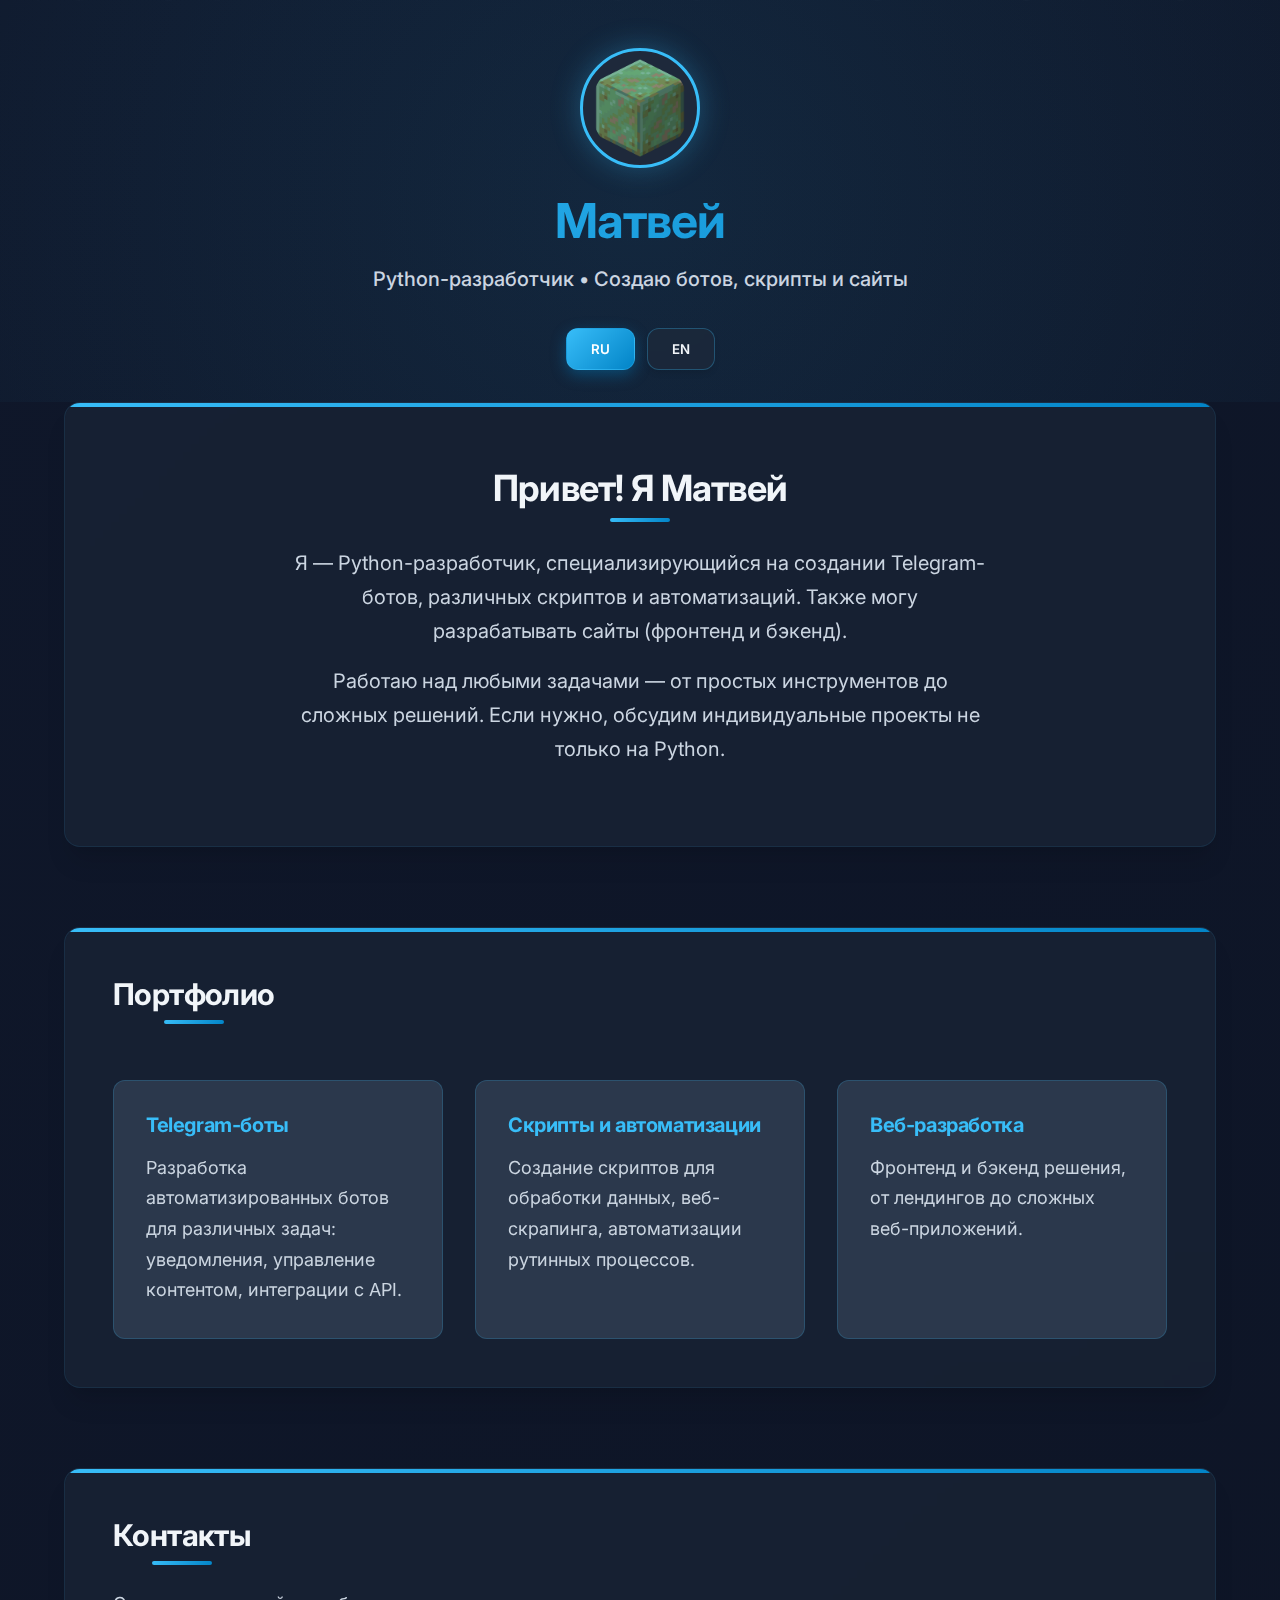
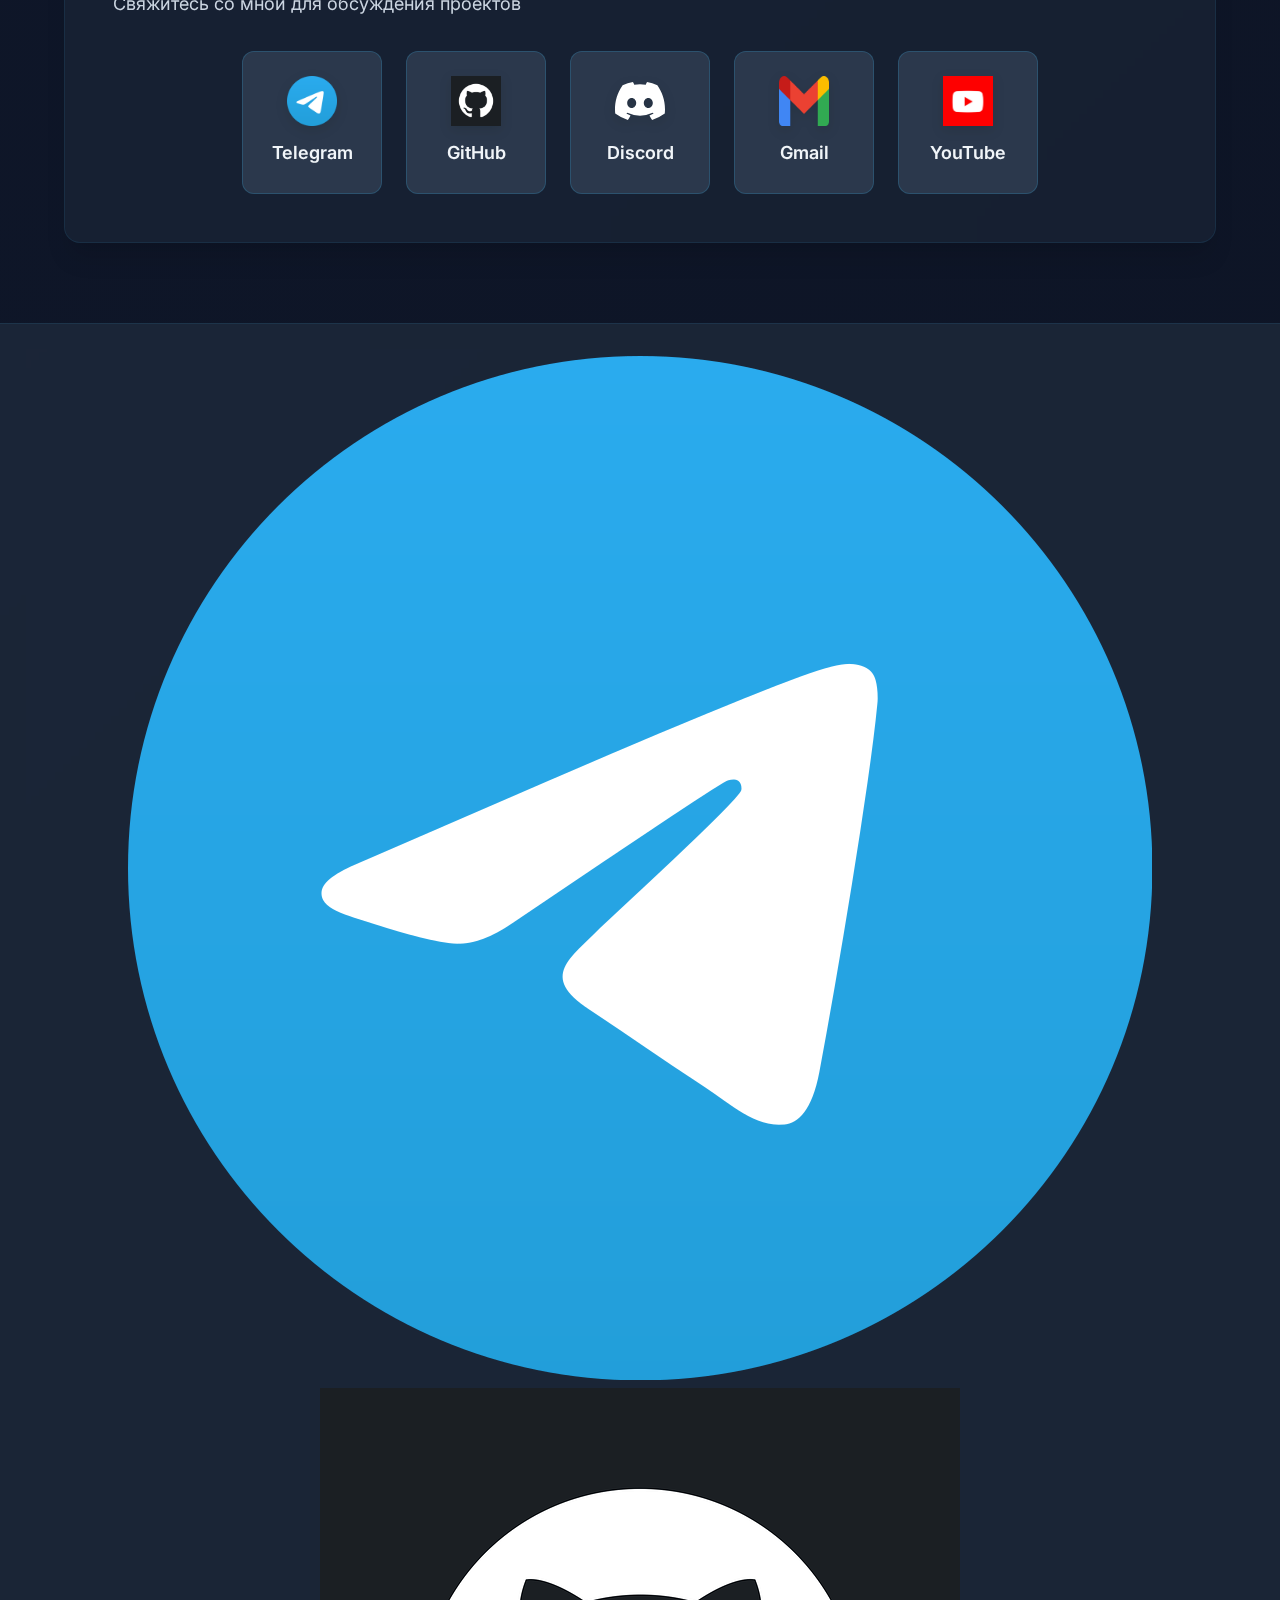
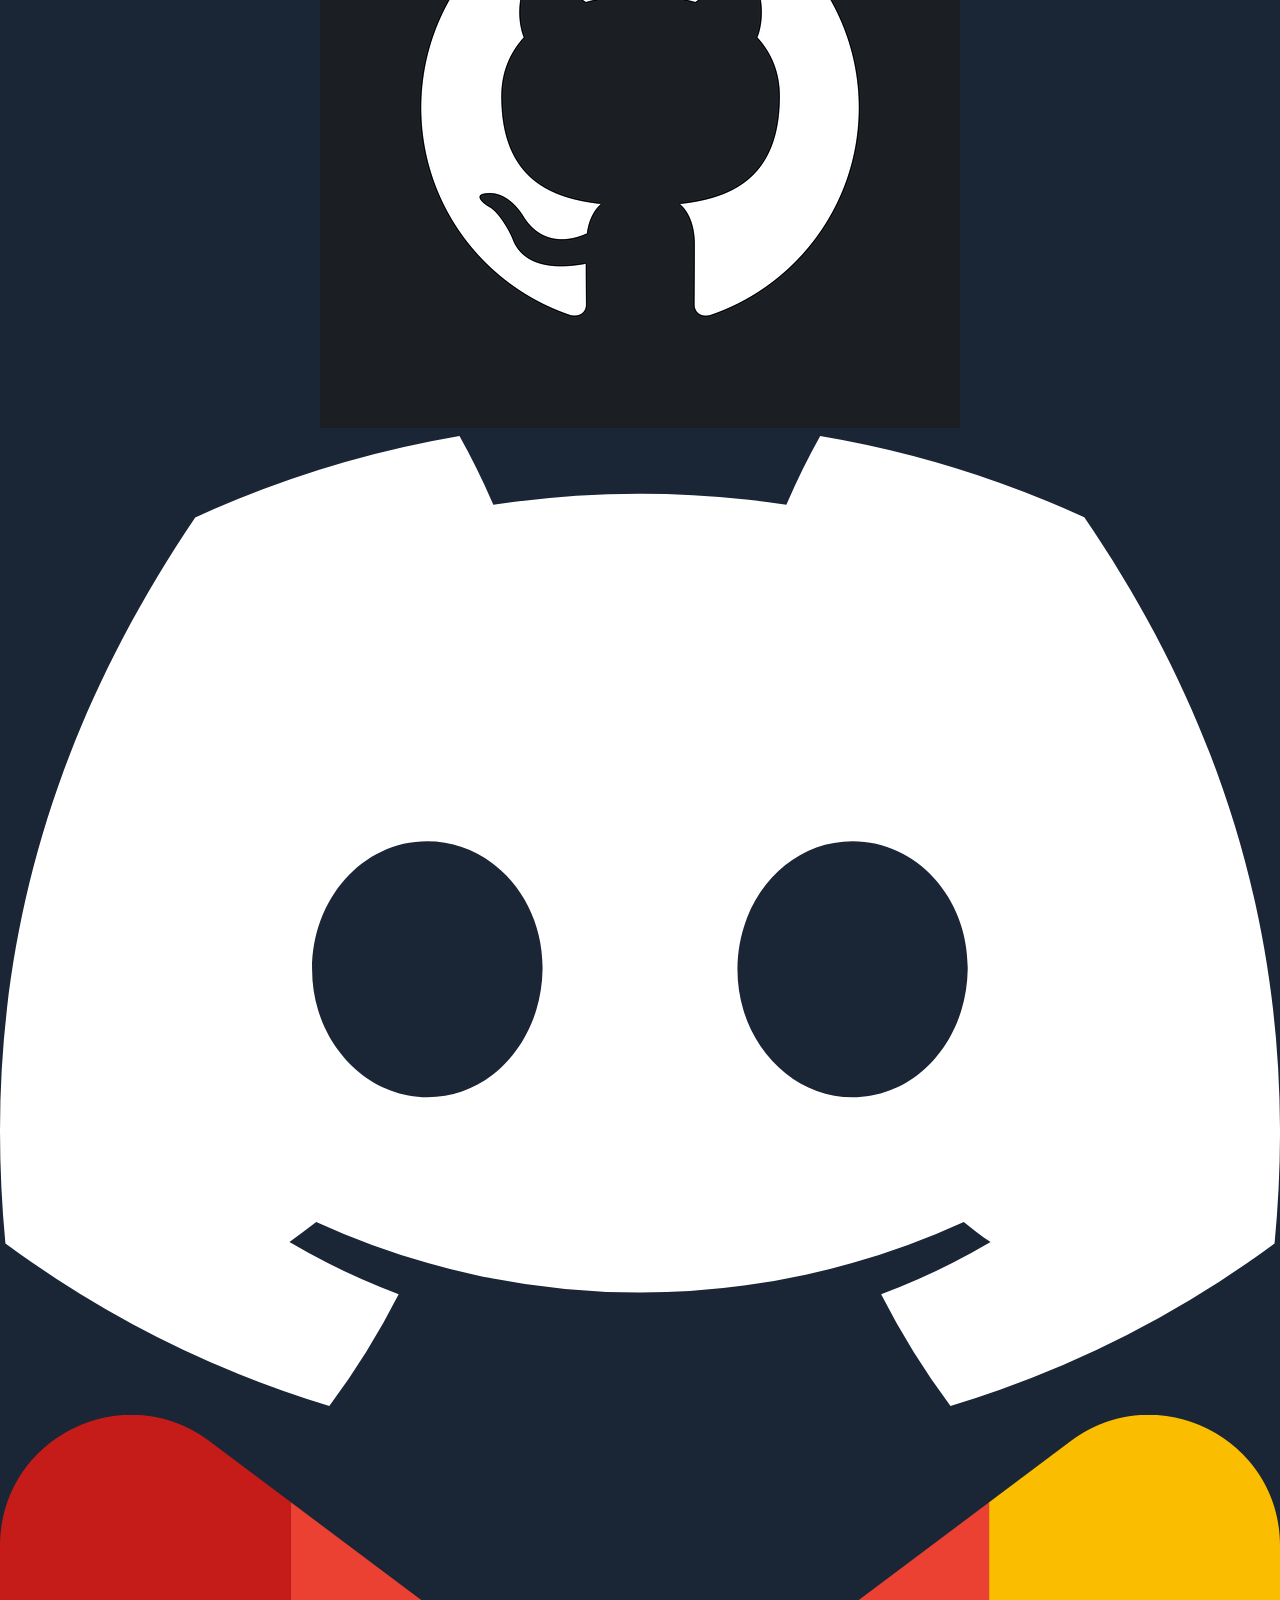
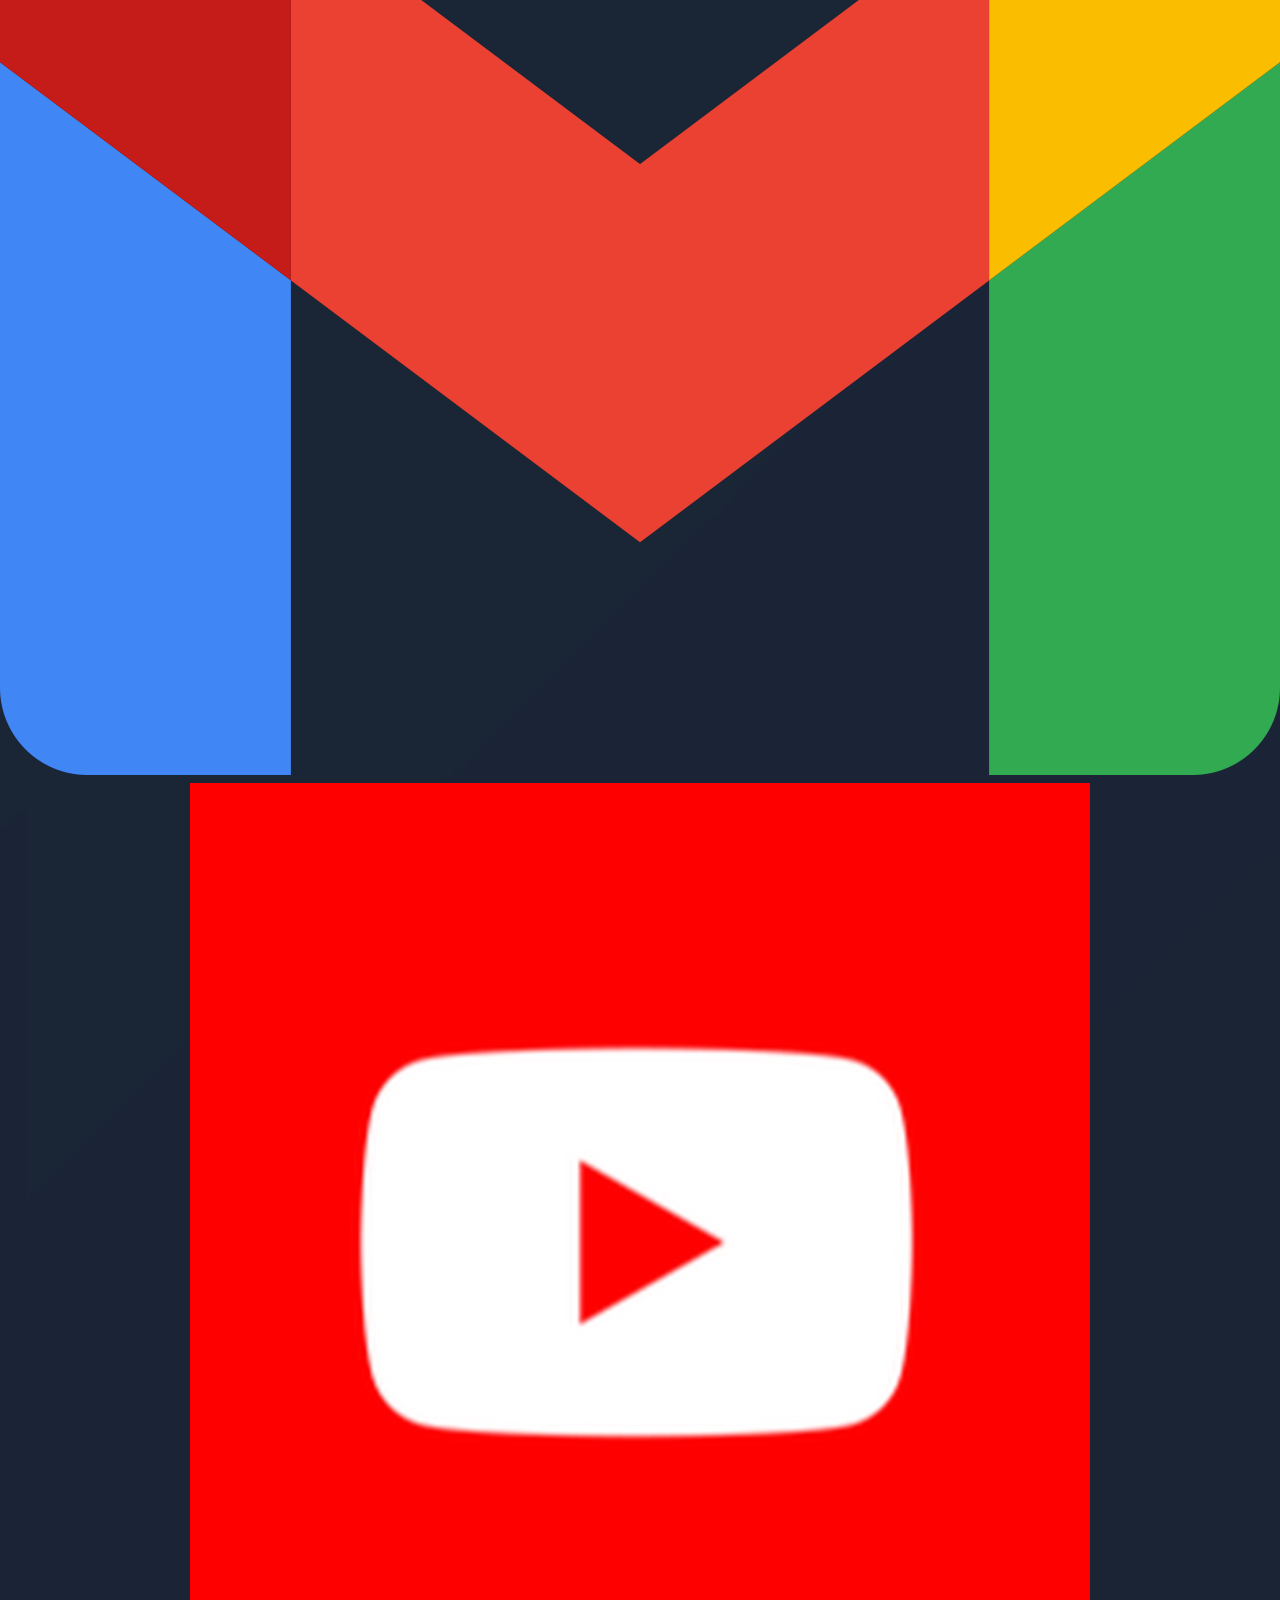
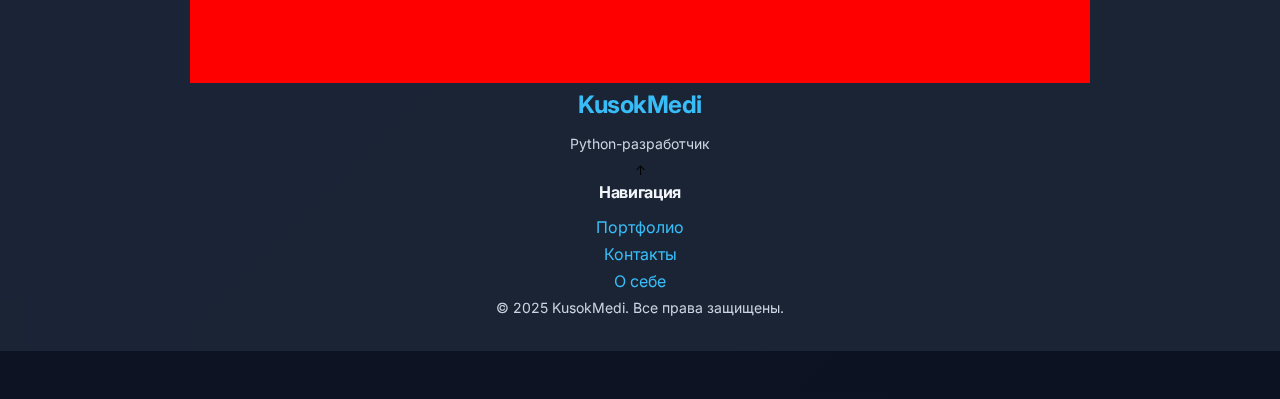
<file: index.html>
<!DOCTYPE html>
<html lang="ru">
<head>
  <meta charset="UTF-8">
  <meta name="viewport" content="width=device-width, initial-scale=1.0">
  <title>KusokMedi</title>
  <link rel="stylesheet" href="style.css">
  <link rel="icon" href="icon.png" type="image/png">
  <script defer src="main.js"></script>
</head>
<body>
  <header>
    <img src="resources/logo.gif" alt="Логотип" class="logo">
    <h1>Матвей</h1>
    <p class="subtitle">Python-разработчик • Создаю ботов, скрипты и сайты</p>
    <div class="language-switcher">
      <button id="lang-ru" class="lang-btn active">RU</button>
      <button id="lang-en" class="lang-btn">EN</button>
    </div>
  </header>

  <main class="container">
    <section id="hero" class="fade-in">
      <h2>Привет! Я Матвей</h2>
      <p>Я - Python-разработчик, специализирующийся на создании Telegram-ботов, различных скриптов и автоматизаций. Также могу разрабатывать сайты (фронтенд и бэкенд).</p>
      <p>Работаю над любыми задачами - от простых инструментов до сложных решений. Если нужно, обсудим индивидуальные проекты не только на Python.</p>
    </section>

    <section id="portfolio" class="fade-in">
      <h2>Портфолио</h2>
      <div class="projects">
        <div class="project">
          <h3>Telegram-боты</h3>
          <p>Разработка автоматизированных ботов для различных задач: уведомления, управление контентом, интеграции с API.</p>
        </div>
        <div class="project">
          <h3>Скрипты и автоматизации</h3>
          <p>Создание скриптов для обработки данных, веб-скрапинга, автоматизации рутинных процессов.</p>
        </div>
        <div class="project">
          <h3>Веб-разработка</h3>
          <p>Фронтенд и бэкенд решения, от лендингов до сложных веб-приложений.</p>
        </div>
      </div>
    </section>

    <section id="contacts" class="fade-in">
      <h2>Контакты</h2>
      <p>Свяжитесь со мной для обсуждения проектов</p>
      <div class="contact-links">
        <a href="https://t.me/kusokmedi52" target="_blank" class="contact-link">
          <img src="resources/tg-logo-nobg.png" alt="Telegram">
          <span>Telegram</span>
        </a>
        <a href="https://github.com/kusokmedi" target="_blank" class="contact-link">
          <img src="resources/github.png" alt="GitHub">
          <span>GitHub</span>
        </a>
        <a href="https://discord.gg/RSVEzBBbgq" target="_blank" class="contact-link">
          <img src="resources/discord-logo.svg" alt="Discord">
          <span>Discord</span>
        </a>
        <a href="mailto:matvejs.stepanovs116@gmail.com" class="contact-link">
          <img src="resources/Gmail_icon.png" alt="Email">
          <span>Gmail</span>
        </a>
        <a href="https://youtube.com/@kusokmedi" target="_blank" class="contact-link">
          <img src="resources/yt-logo.png" alt="YouTube">
          <span>YouTube</span>
        </a>
      </div>
    </section>
  </main>

  <footer>
    <div class="footer-content">
      <div class="footer-top">
        <div class="social-links">
          <a href="https://t.me/kusokmedi52" target="_blank" class="social-link">
            <img src="resources/tg-logo-nobg.png" alt="Telegram">
          </a>
          <a href="https://github.com/kusokmedi" target="_blank" class="social-link">
            <img src="resources/github.png" alt="GitHub">
          </a>
          <a href="https://discord.gg/RSVEzBBbgq" target="_blank" class="social-link">
            <img src="resources/discord-logo.svg" alt="Discord">
          </a>
          <a href="mailto:matvejs.stepanovs116@gmail.com" class="social-link">
            <img src="resources/Gmail_icon.png" alt="Email">
          </a>
          <a href="https://youtube.com/@kusokmedi" target="_blank" class="social-link">
            <img src="resources/yt-logo.png" alt="YouTube">
          </a>
        </div>
        <div class="footer-info">
          <h3>KusokMedi</h3>
          <p>Python-разработчик</p>
        </div>
        <button class="back-to-top" aria-label="Наверх">↑</button>
      </div>
      
      <div class="footer-middle">
        <div class="quick-links">
          <h4>Навигация</h4>
          <ul>
            <li><a href="#portfolio">Портфолио</a></li>
            <li><a href="#contacts">Контакты</a></li>
            <li><a href="#hero">О себе</a></li>
          </ul>
        </div>
      </div>
      
      <div class="footer-bottom">
        <p class="copyright" data-lang="copyright">© 2025 KusokMedi. Все права защищены.</p>
      </div>
    </div>
  </footer>

  <p>

  </p>
  <p>

  </p>
  <p>
    
  </p>

</body>
</html>
</file>
<file: style.css>
@import url('https://fonts.googleapis.com/css2?family=Inter:wght@300;400;500;600;700&display=swap');

:root {
  /* Основная цветовая палитра */
  --bg-primary: #0f172a;
  --bg-secondary: #1e293b;
  --bg-tertiary: #334155;
  
  /* Цвета текста */
  --text-primary: #f1f5f9;
  --text-secondary: #cbd5e1;
  --text-tertiary: #94a3b8;
  
  /* Акцентные цвета */
  --accent-primary: #38bdf8;
  --accent-secondary: #0ea5e9;
  --accent-tertiary: #0284c7;
  --accent-gradient: linear-gradient(135deg, var(--accent-primary), var(--accent-tertiary));
  
  /* Состояния */
  --success: #4ade80;
  --warning: #fbbf24;
  --error: #f87171;
  
  /* Тени и границы */
  --shadow-sm: 0 1px 2px 0 rgba(0, 0, 0, 0.05);
  --shadow-md: 0 4px 6px -1px rgba(0, 0, 0, 0.1);
  --shadow-lg: 0 10px 15px -3px rgba(0, 0, 0, 0.1);
  --shadow-xl: 0 20px 25px -5px rgba(0, 0, 0, 0.1), 0 10px 10px -5px rgba(0, 0, 0, 0.04);
  --border-radius-sm: 6px;
  --border-radius-md: 12px;
  --border-radius-lg: 16px;
  
  /* Типографика */
  --font-family: 'Inter', -apple-system, BlinkMacSystemFont, 'Segoe UI', Roboto, Oxygen, Ubuntu, Cantarell, sans-serif;
  --font-size-xs: 0.75rem;
  --font-size-sm: 0.875rem;
  --font-size-base: 1rem;
  --font-size-lg: 1.125rem;
  --font-size-xl: 1.25rem;
  --font-size-2xl: 1.5rem;
  --font-size-3xl: 1.875rem;
  --font-size-4xl: 2.25rem;
  --font-size-5xl: 3rem;
  --font-weight-normal: 400;
  --font-weight-medium: 500;
  --font-weight-semibold: 600;
  --font-weight-bold: 700;
  
  /* Отступы */
  --spacing-1: 0.25rem;
  --spacing-2: 0.5rem;
  --spacing-3: 0.75rem;
  --spacing-4: 1rem;
  --spacing-5: 1.25rem;
  --spacing-6: 1.5rem;
  --spacing-8: 2rem;
  --spacing-10: 2.5rem;
  --spacing-12: 3rem;
  --spacing-16: 4rem;
  --spacing-20: 5rem;
  --spacing-24: 6rem;
}

/* Сброс стилей */
*, *::before, *::after {
  box-sizing: border-box;
  margin: 0;
  padding: 0;
}

/* Основные стили */
body {
  font-family: var(--font-family);
  background: linear-gradient(135deg, var(--bg-primary) 0%, #0c1221 100%);
  color: var(--text-primary);
  line-height: 1.7;
  min-height: 100vh;
  display: flex;
  flex-direction: column;
  scroll-behavior: smooth;
  overflow-x: hidden;
}

/* Ссылки */
a {
  color: var(--accent-primary);
  text-decoration: none;
  transition: all 0.3s ease;
}

a:hover {
  color: var(--accent-secondary);
  text-shadow: 0 0 8px rgba(56, 189, 248, 0.5);
}

/* Заголовки */
h1, h2, h3, h4, h5, h6 {
  font-weight: var(--font-weight-bold);
  line-height: 1.2;
  margin-bottom: var(--spacing-3);
  letter-spacing: -0.02em;
}

h1 {
  font-size: var(--font-size-5xl);
  margin-bottom: var(--spacing-4);
  background: var(--accent-gradient);
  -webkit-background-clip: text;
  background-clip: text;
  -webkit-text-fill-color: transparent;
  text-align: center;
}

h2 {
  font-size: var(--font-size-3xl);
  margin-bottom: var(--spacing-6);
  position: relative;
  display: inline-block;
  padding-bottom: var(--spacing-3);
}

h2::after {
  content: '';
  position: absolute;
  bottom: 0;
  left: 0;
  width: 60px;
  height: 4px;
  background: var(--accent-gradient);
  border-radius: 2px;
}

h3 {
  font-size: var(--font-size-2xl);
  color: var(--accent-primary);
  margin-bottom: var(--spacing-3);
}

/* Параграфы */
p {
  margin-bottom: var(--spacing-4);
  color: var(--text-secondary);
  font-size: var(--font-size-lg);
}

/* Кнопки */
button {
  font-family: var(--font-family);
  cursor: pointer;
  border: none;
  background: none;
  transition: all 0.3s ease;
}

/* Утилиты */
.container {
  width: 100%;
  max-width: 1200px;
  margin: 0 auto;
  padding: 0 var(--spacing-6);
}

.text-center {
  text-align: center;
}

.text-muted {
  color: var(--text-tertiary);
}

/* Анимации */
@keyframes fadeIn {
  from {
    opacity: 0;
    transform: translateY(20px);
  }
  to {
    opacity: 1;
    transform: translateY(0);
  }
}

@keyframes float {
  0% {
    transform: translateY(0px);
  }
  50% {
    transform: translateY(-10px);
  }
  100% {
    transform: translateY(0px);
  }
}

.fade-in {
  animation: fadeIn 0.8s ease-out forwards;
}

/* Шапка */
header {
  padding: var(--spacing-12) 0 var(--spacing-8);
  text-align: center;
  position: relative;
  overflow: hidden;
}

header::before {
  content: '';
  position: absolute;
  top: -50%;
  left: -50%;
  width: 200%;
  height: 200%;
  background: radial-gradient(circle, rgba(56, 189, 248, 0.1) 0%, transparent 70%);
  z-index: -1;
  animation: rotate 20s linear infinite;
}

@keyframes rotate {
  from {
    transform: rotate(0deg);
  }
  to {
    transform: rotate(360deg);
  }
}

.logo {
  width: 120px;
  height: 120px;
  margin: 0 auto var(--spacing-6);
  display: block;
  border-radius: 50%;
  border: 3px solid var(--accent-primary);
  box-shadow: 0 0 30px rgba(56, 189, 248, 0.3);
  background: var(--bg-secondary);
  padding: var(--spacing-2);
}

header h1 {
  margin-bottom: var(--spacing-3);
}

.subtitle {
  font-size: var(--font-size-xl);
  color: var(--text-secondary);
  margin-bottom: var(--spacing-8);
  max-width: 600px;
  margin-left: auto;
  margin-right: auto;
  font-weight: var(--font-weight-medium);
}

/* Переключатель языка */
.language-switcher {
  display: flex;
  justify-content: center;
  gap: var(--spacing-3);
  margin-top: var(--spacing-6);
}

.lang-btn {
  padding: var(--spacing-3) var(--spacing-6);
  background: rgba(30, 41, 59, 0.7);
  color: var(--text-primary);
  border-radius: var(--border-radius-md);
  font-weight: var(--font-weight-semibold);
  transition: all 0.3s ease;
  border: 1px solid rgba(56, 189, 248, 0.3);
  backdrop-filter: blur(10px);
  box-shadow: var(--shadow-md);
}

.lang-btn:hover {
  background: var(--accent-gradient);
  color: white;
  transform: translateY(-2px);
  box-shadow: 0 10px 20px rgba(2, 132, 199, 0.3);
}

.lang-btn.active {
  background: var(--accent-gradient);
  color: white;
  box-shadow: 0 5px 15px rgba(2, 132, 199, 0.4);
}

/* Основной контент */
main {
  flex: 1;
  padding: var(--spacing-12) 0;
}

section {
  margin-bottom: var(--spacing-20);
  padding: var(--spacing-12);
  background: rgba(30, 41, 59, 0.5);
  border-radius: var(--border-radius-lg);
  box-shadow: var(--shadow-xl);
  backdrop-filter: blur(10px);
  border: 1px solid rgba(56, 189, 248, 0.1);
  position: relative;
  overflow: hidden;
}

section::before {
  content: '';
  position: absolute;
  top: 0;
  left: 0;
  right: 0;
  height: 4px;
  background: var(--accent-gradient);
}

section h2 {
  margin-top: 0;
  text-align: center;
}

section h2::after {
  left: 50%;
  transform: translateX(-50%);
}

/* Герой секция */
#hero {
  text-align: center;
  padding: var(--spacing-16) var(--spacing-8);
}

#hero h2 {
  border: none;
  margin-bottom: var(--spacing-6);
  font-size: var(--font-size-4xl);
}

#hero p {
  max-width: 700px;
  margin-left: auto;
  margin-right: auto;
  font-size: var(--font-size-xl);
  margin-bottom: var(--spacing-4);
}

/* Портфолио */
.projects {
  display: grid;
  grid-template-columns: repeat(auto-fit, minmax(320px, 1fr));
  gap: var(--spacing-8);
  margin-top: var(--spacing-8);
}

.project {
  background: rgba(51, 65, 85, 0.7);
  padding: var(--spacing-8);
  border-radius: var(--border-radius-md);
  transition: all 0.4s ease;
  border: 1px solid rgba(56, 189, 248, 0.2);
  backdrop-filter: blur(5px);
  position: relative;
  overflow: hidden;
}

.project::before {
  content: '';
  position: absolute;
  top: 0;
  left: 0;
  width: 100%;
  height: 100%;
  background: linear-gradient(135deg, rgba(56, 189, 248, 0.1) 0%, transparent 100%);
  z-index: -1;
  opacity: 0;
  transition: opacity 0.3s ease;
}

.project:hover {
  transform: translateY(-10px);
  box-shadow: 0 20px 25px -5px rgba(0, 0, 0, 0.2), 0 10px 10px -5px rgba(0, 0, 0, 0.1);
  border-color: rgba(56, 189, 248, 0.5);
}

.project:hover::before {
  opacity: 1;
}

.project h3 {
  margin-top: 0;
  margin-bottom: var(--spacing-4);
  font-size: var(--font-size-xl);
}

.project p {
  margin-bottom: 0;
}

/* Контакты */
.contact-links {
  display: flex;
  flex-wrap: wrap;
  justify-content: center;
  gap: var(--spacing-6);
  margin-top: var(--spacing-8);
}

.contact-link {
  display: flex;
  flex-direction: column;
  align-items: center;
  padding: var(--spacing-6);
  background: rgba(51, 65, 85, 0.7);
  border-radius: var(--border-radius-md);
  transition: all 0.3s ease;
  min-width: 140px;
  backdrop-filter: blur(5px);
  border: 1px solid rgba(56, 189, 248, 0.2);
  position: relative;
  overflow: hidden;
}

.contact-link::before {
  content: '';
  position: absolute;
  top: 0;
  left: 0;
  width: 100%;
  height: 100%;
  background: linear-gradient(135deg, rgba(56, 189, 248, 0.2) 0%, transparent 100%);
  z-index: -1;
  opacity: 0;
  transition: opacity 0.3s ease;
}

.contact-link:hover {
  background: rgba(56, 189, 248, 0.2);
  transform: translateY(-8px);
  box-shadow: 0 15px 20px rgba(0, 0, 0, 0.2);
  border-color: rgba(56, 189, 248, 0.5);
}

.contact-link:hover::before {
  opacity: 1;
}

.contact-link img {
  width: 50px;
  height: 50px;
  margin-bottom: var(--spacing-3);
  filter: drop-shadow(0 4px 6px rgba(0, 0, 0, 0.1));
}

.contact-link span {
  color: var(--text-primary);
  font-weight: var(--font-weight-semibold);
  font-size: var(--font-size-lg);
}

/* Футер */
footer {
  background: rgba(30, 41, 59, 0.8);
  padding: var(--spacing-8) 0;
  text-align: center;
  border-top: 1px solid rgba(56, 189, 248, 0.1);
  backdrop-filter: blur(10px);
}

footer p {
  margin-bottom: 0;
  color: var(--text-secondary);
  font-size: var(--font-size-sm);
}

/* Адаптивность */
@media (max-width: 992px) {
  :root {
    --spacing-12: 2rem;
    --spacing-16: 3rem;
    --spacing-20: 4rem;
  }
  
  h1 {
    font-size: var(--font-size-4xl);
  }
  
  h2 {
    font-size: var(--font-size-2xl);
  }
  
  .projects {
    grid-template-columns: repeat(auto-fit, minmax(280px, 1fr));
    gap: var(--spacing-6);
  }
  
  .contact-links {
    gap: var(--spacing-4);
  }
  
  .contact-link {
    min-width: 120px;
    padding: var(--spacing-5);
  }
}

@media (max-width: 768px) {
  :root {
    --spacing-6: 1.25rem;
    --spacing-8: 1.5rem;
    --spacing-12: 1.5rem;
    --spacing-16: 2rem;
  }
  
  .container {
    padding: 0 var(--spacing-4);
  }
  
  header {
    padding: var(--spacing-8) 0 var(--spacing-6);
  }
  
  .logo {
    width: 100px;
    height: 100px;
  }
  
  h1 {
    font-size: var(--font-size-3xl);
  }
  
  .subtitle {
    font-size: var(--font-size-lg);
  }
  
  main {
    padding: var(--spacing-8) 0;
  }
  
  section {
    padding: var(--spacing-8) var(--spacing-6);
    margin-bottom: var(--spacing-12);
  }
  
  .projects {
    grid-template-columns: 1fr;
    gap: var(--spacing-6);
  }
  
  .project {
    padding: var(--spacing-6);
  }
  
  .contact-links {
    gap: var(--spacing-4);
  }
  
  .contact-link {
    min-width: 100px;
    padding: var(--spacing-4);
  }
  
  footer {
    padding: var(--spacing-6) 0;
  }
}

@media (max-width: 480px) {
  :root {
    --spacing-4: 1rem;
    --spacing-6: 1rem;
    --spacing-8: 1.25rem;
  }
  
  .container {
    padding: 0 var(--spacing-3);
  }
  
  header {
    padding: var(--spacing-6) 0;
  }
  
  .logo {
    width: 80px;
    height: 80px;
    margin-bottom: var(--spacing-4);
  }
  
  h1 {
    font-size: var(--font-size-2xl);
  }
  
  .subtitle {
    font-size: var(--font-size-base);
  }
  
  main {
    padding: var(--spacing-6) 0;
  }
  
  section {
    padding: var(--spacing-6) var(--spacing-4);
    margin-bottom: var(--spacing-8);
  }
  
  .projects {
    gap: var(--spacing-4);
  }
  
  .project {
    padding: var(--spacing-5);
  }
  
  .contact-links {
    gap: var(--spacing-3);
  }
  
  .contact-link {
    min-width: 85px;
    padding: var(--spacing-3);
  }
  
  .contact-link img {
    width: 40px;
    height: 40px;
  }
  
  .contact-link span {
    font-size: var(--font-size-base);
  }
}
</file>
